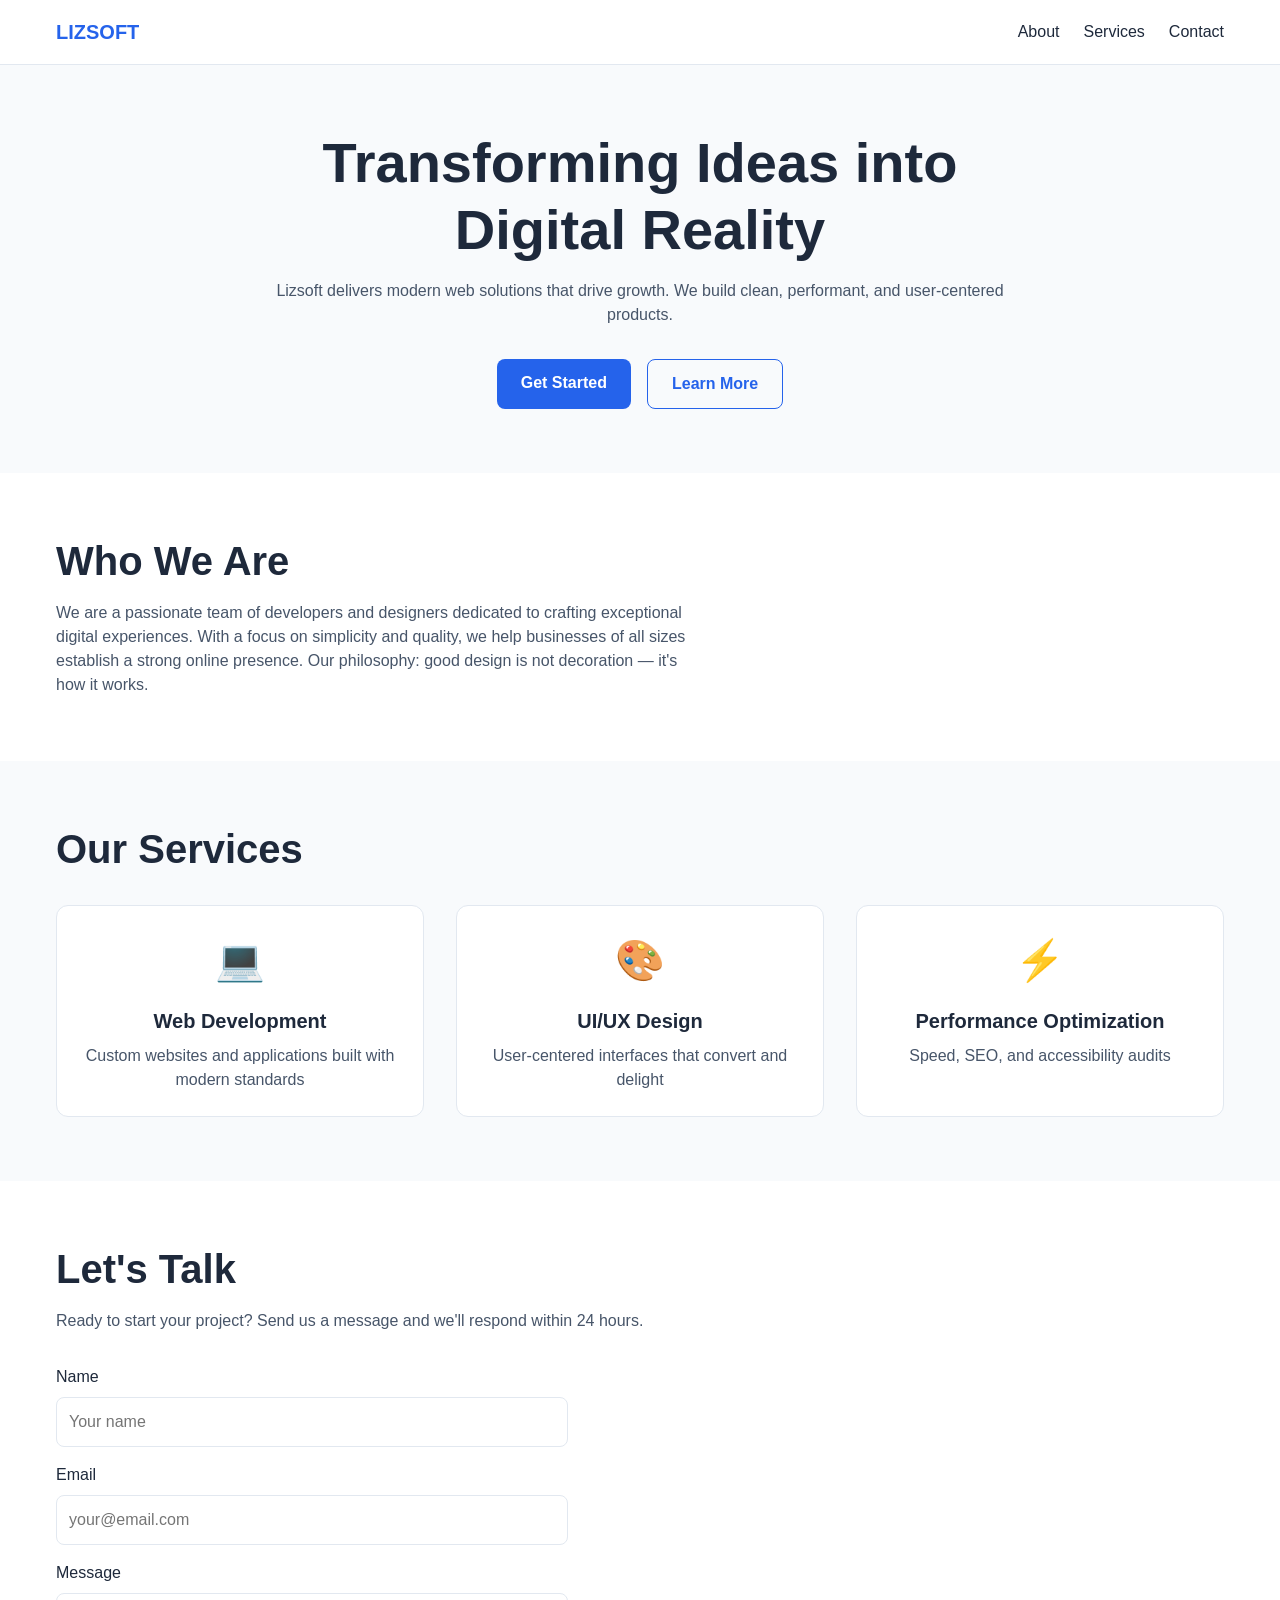
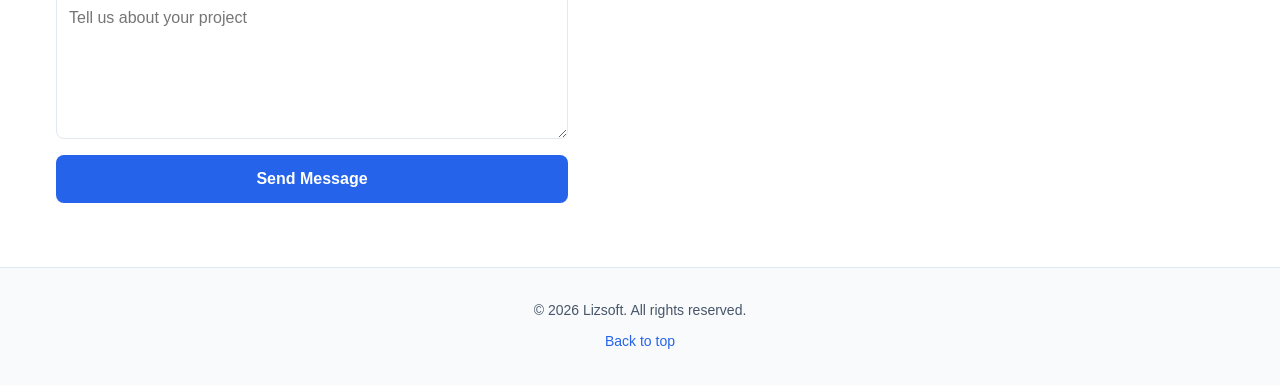
<file: index.html>
<!DOCTYPE html>
<html lang="en">
<head>
  <meta charset="UTF-8" />
  <meta name="viewport" content="width=device-width, initial-scale=1.0" />
  <title>Lizsoft — Digital Solutions</title>
  <link rel="stylesheet" href="styles.css" />
</head>
<body>
  <header class="header">
    <div class="container header__inner">
      <a href="#" class="logo">LIZSOFT</a>
      <nav class="nav">
        <a href="#about" class="nav__link">About</a>
        <a href="#services" class="nav__link">Services</a>
        <a href="#contact" class="nav__link">Contact</a>
      </nav>
    </div>
  </header>

  <main>
    <section id="hero" class="section hero">
      <div class="container hero__inner">
        <h1 class="hero__title">Transforming Ideas into Digital Reality</h1>
        <p class="hero__subtitle">Lizsoft delivers modern web solutions that drive growth. We build clean, performant, and user-centered products.</p>
        <div class="hero__actions">
          <a href="#contact" class="btn btn--primary">Get Started</a>
          <a href="#about" class="btn btn--secondary">Learn More</a>
        </div>
      </div>
    </section>

    <section id="about" class="section about">
      <div class="container">
        <h2 class="section__heading">Who We Are</h2>
        <p class="section__text">We are a passionate team of developers and designers dedicated to crafting exceptional digital experiences. With a focus on simplicity and quality, we help businesses of all sizes establish a strong online presence. Our philosophy: good design is not decoration — it's how it works.</p>
      </div>
    </section>

    <section id="services" class="section services">
      <div class="container">
        <h2 class="section__heading">Our Services</h2>
        <div class="services__grid">
          <article class="service-card">
            <div class="service-card__icon">💻</div>
            <h3 class="service-card__title">Web Development</h3>
            <p class="service-card__desc">Custom websites and applications built with modern standards</p>
          </article>
          <article class="service-card">
            <div class="service-card__icon">🎨</div>
            <h3 class="service-card__title">UI/UX Design</h3>
            <p class="service-card__desc">User-centered interfaces that convert and delight</p>
          </article>
          <article class="service-card">
            <div class="service-card__icon">⚡</div>
            <h3 class="service-card__title">Performance Optimization</h3>
            <p class="service-card__desc">Speed, SEO, and accessibility audits</p>
          </article>
        </div>
      </div>
    </section>

    <section id="contact" class="section contact">
      <div class="container">
        <h2 class="section__heading">Let's Talk</h2>
        <p class="section__text">Ready to start your project? Send us a message and we'll respond within 24 hours.</p>
        <form class="contact__form" action="mailto:hello@lizsoft.com" method="POST" enctype="text/plain">
          <div class="form__group">
            <label for="name" class="form__label">Name</label>
            <input type="text" id="name" name="name" class="form__input" placeholder="Your name" required />
          </div>
          <div class="form__group">
            <label for="email" class="form__label">Email</label>
            <input type="email" id="email" name="email" class="form__input" placeholder="your@email.com" required />
          </div>
          <div class="form__group">
            <label for="message" class="form__label">Message</label>
            <textarea id="message" name="message" class="form__textarea" rows="5" placeholder="Tell us about your project" required></textarea>
          </div>
          <button type="submit" class="btn btn--primary">Send Message</button>
        </form>
      </div>
    </section>
  </main>

  <footer class="footer">
    <div class="container footer__inner">
      <p class="footer__copy">© 2026 Lizsoft. All rights reserved.</p>
      <div class="footer__links">
        <a href="#" class="footer__link">Back to top</a>
      </div>
    </div>
  </footer>

  <script src="script.js"></script>
</body>
</html>
</file>
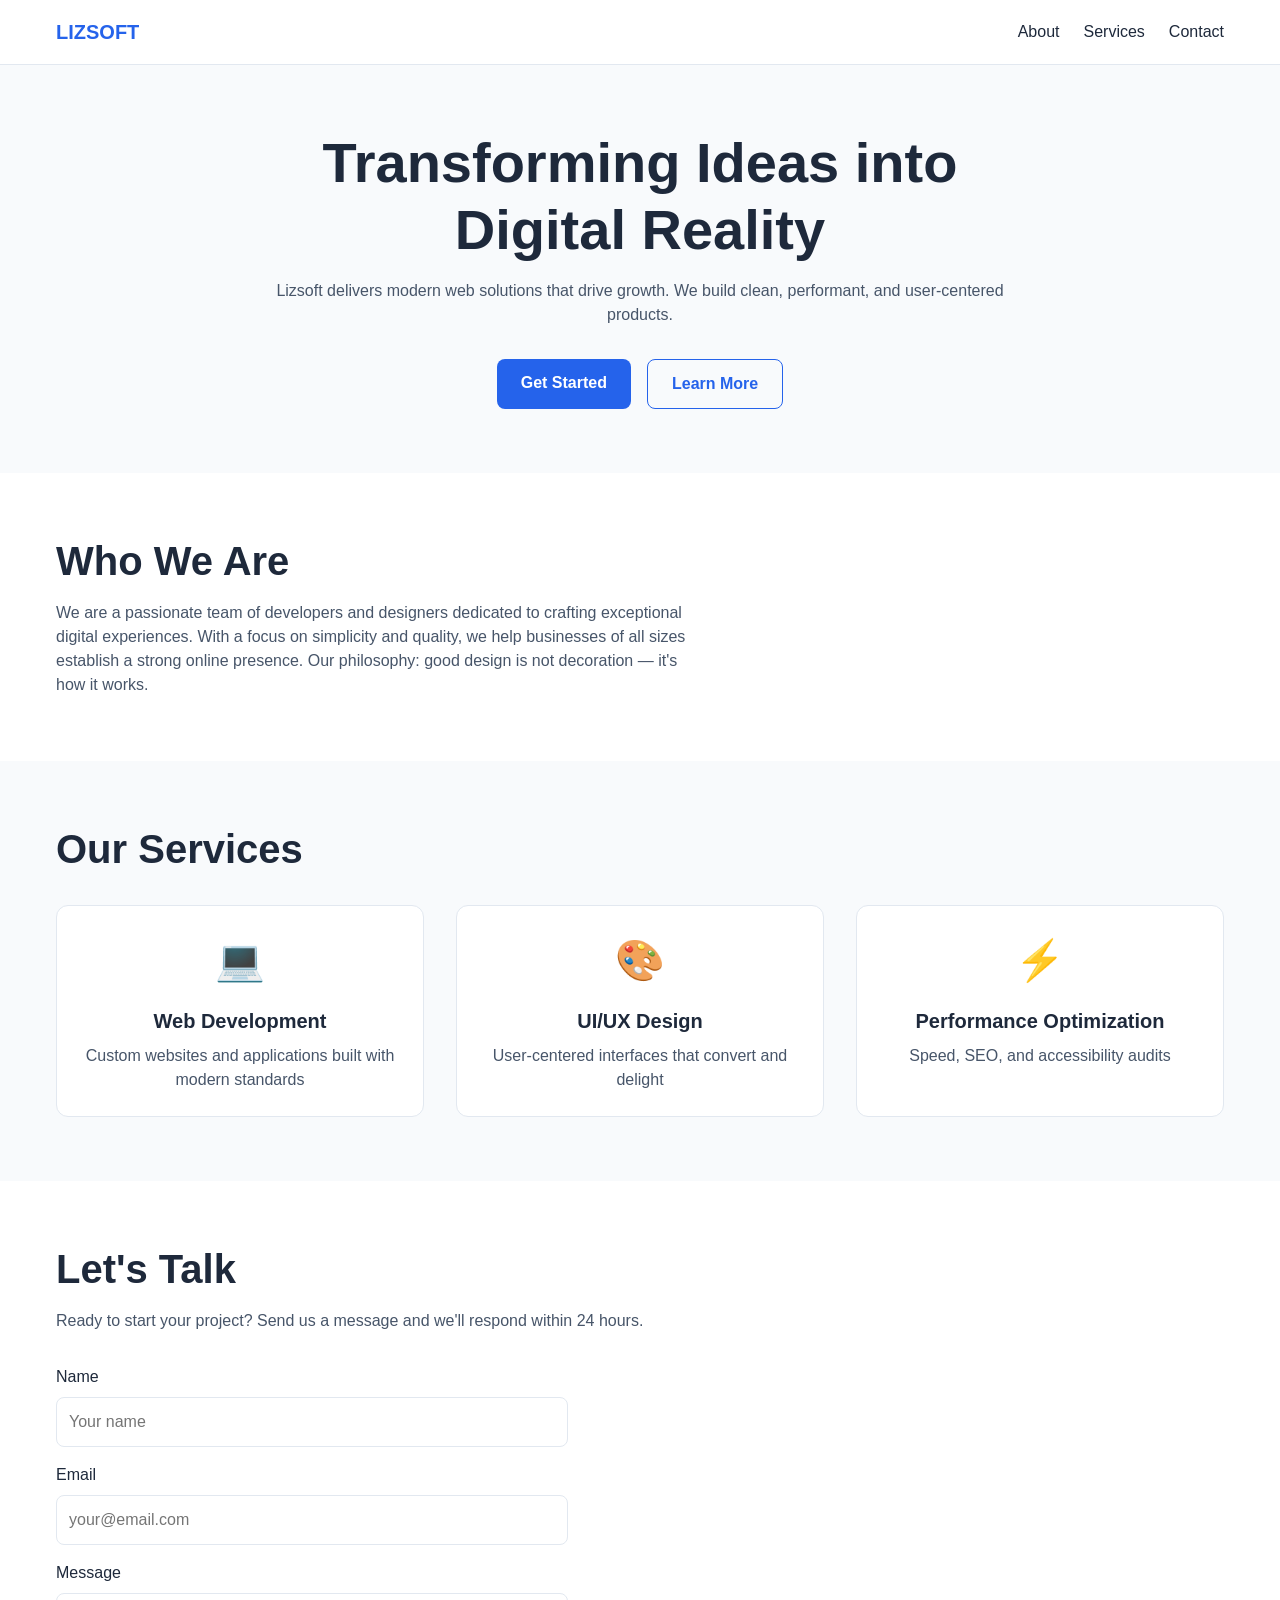
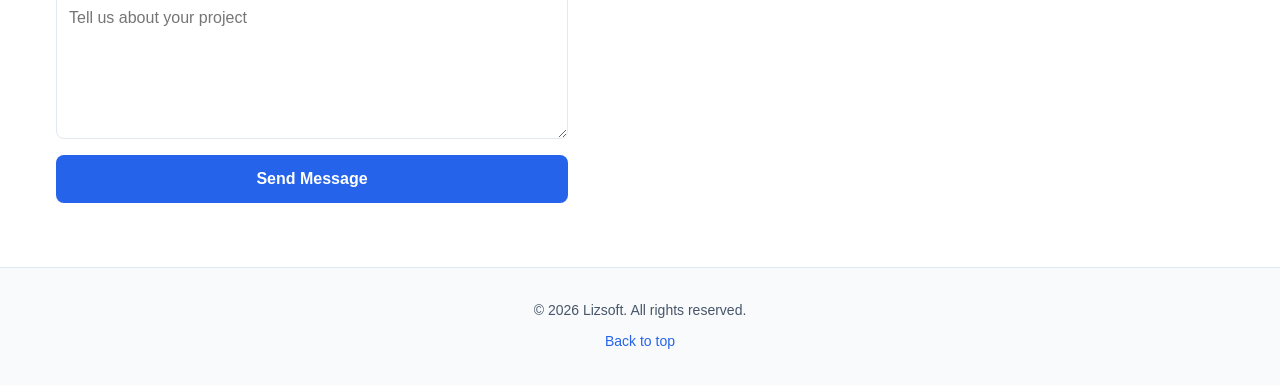
<file: docs/index.html>
<!DOCTYPE html>
<html lang="en">
<head>
  <meta charset="UTF-8" />
  <meta name="viewport" content="width=device-width, initial-scale=1.0" />
  <title>Lizsoft — Digital Solutions</title>
  <link rel="stylesheet" href="styles.css" />
</head>
<body>
  <header class="header">
    <div class="container header__inner">
      <a href="#" class="logo">LIZSOFT</a>
      <button class="nav__toggle" aria-label="Toggle navigation" aria-expanded="false">
        <span class="nav__toggle-icon"></span>
      </button>
      <nav class="nav" aria-label="Main navigation">
        <a href="#about" class="nav__link">About</a>
        <a href="#services" class="nav__link">Services</a>
        <a href="#contact" class="nav__link">Contact</a>
      </nav>
    </div>
  </header>

  <main>
    <section id="hero" class="section hero">
      <div class="container hero__inner">
        <h1 class="hero__title">Transforming Ideas into Digital Reality</h1>
        <p class="hero__subtitle">Lizsoft delivers modern web solutions that drive growth. We build clean, performant, and user-centered products.</p>
        <div class="hero__actions">
          <a href="#contact" class="btn btn--primary">Get Started</a>
          <a href="#about" class="btn btn--secondary">Learn More</a>
        </div>
      </div>
    </section>

    <section id="about" class="section about">
      <div class="container">
        <h2 class="section__heading">Who We Are</h2>
        <p class="section__text">We are a passionate team of developers and designers dedicated to crafting exceptional digital experiences. With a focus on simplicity and quality, we help businesses of all sizes establish a strong online presence. Our philosophy: good design is not decoration — it's how it works.</p>
      </div>
    </section>

    <section id="services" class="section services">
      <div class="container">
        <h2 class="section__heading">Our Services</h2>
        <div class="services__grid">
          <article class="service-card">
            <div class="service-card__icon">💻</div>
            <h3 class="service-card__title">Web Development</h3>
            <p class="service-card__desc">Custom websites and applications built with modern standards</p>
          </article>
          <article class="service-card">
            <div class="service-card__icon">🎨</div>
            <h3 class="service-card__title">UI/UX Design</h3>
            <p class="service-card__desc">User-centered interfaces that convert and delight</p>
          </article>
          <article class="service-card">
            <div class="service-card__icon">⚡</div>
            <h3 class="service-card__title">Performance Optimization</h3>
            <p class="service-card__desc">Speed, SEO, and accessibility audits</p>
          </article>
        </div>
      </div>
    </section>

    <section id="contact" class="section contact">
      <div class="container">
        <h2 class="section__heading">Let's Talk</h2>
        <p class="section__text">Ready to start your project? Send us a message and we'll respond within 24 hours.</p>
        <form class="contact__form" action="mailto:hello@lizsoft.com" method="POST" enctype="text/plain">
          <div class="form__group">
            <label for="name" class="form__label">Name</label>
            <input type="text" id="name" name="name" class="form__input" placeholder="Your name" required />
          </div>
          <div class="form__group">
            <label for="email" class="form__label">Email</label>
            <input type="email" id="email" name="email" class="form__input" placeholder="your@email.com" required />
          </div>
          <div class="form__group">
            <label for="message" class="form__label">Message</label>
            <textarea id="message" name="message" class="form__textarea" rows="5" placeholder="Tell us about your project" required></textarea>
          </div>
          <button type="submit" class="btn btn--primary">Send Message</button>
        </form>
      </div>
    </section>
  </main>

  <footer class="footer">
    <div class="container footer__inner">
      <p class="footer__copy">© 2026 Lizsoft. All rights reserved.</p>
      <div class="footer__links">
        <a href="#" class="footer__link">Back to top</a>
      </div>
    </div>
  </footer>

  <script src="script.js"></script>
</body>
</html>
</file>
<file: styles.css>
/* ===== CSS Custom Properties (Design Tokens) ===== */
:root {
  /* Colors */
  --color-primary: #2563EB;
  --color-primary-hover: #1D4ED8;
  --color-bg: #FFFFFF;
  --color-bg-alt: #F8FAFC;
  --color-text: #1E293B;
  --color-text-secondary: #475569;
  --color-border: #E2E8F0;
  --color-accent: #10B981;

  /* Typography */
  --font-family: -apple-system, BlinkMacSystemFont, "Segoe UI", Roboto, "Helvetica Neue", Arial, sans-serif;
  --font-size-h1-mobile: 2.25rem;
  --font-size-h1-desktop: 3.5rem;
  --font-size-h2-mobile: 1.75rem;
  --font-size-h2-desktop: 2.5rem;
  --font-size-h3-mobile: 1.25rem;
  --font-size-h3-desktop: 1.5rem;
  --font-size-body: 1rem;
  --font-size-small: 0.875rem;
  --line-height-body: 1.5;
  --line-height-heading: 1.2;

  /* Spacing */
  --spacing-section-mobile: 4rem;
  --spacing-section-desktop: 6rem;
  --spacing-container: 1rem;
  --container-max: 1200px;
}

/* ===== Reset & Base ===== */
*, *::before, *::after {
  box-sizing: border-box;
  margin: 0;
  padding: 0;
}

html {
  scroll-behavior: smooth;
}

body {
  font-family: var(--font-family);
  font-size: var(--font-size-body);
  line-height: var(--line-height-body);
  color: var(--color-text);
  background-color: var(--color-bg);
}

img, picture, video, canvas, svg {
  display: block;
  max-width: 100%;
}

input, button, textarea, select {
  font: inherit;
}

a {
  color: var(--color-primary);
  text-decoration: none;
}
a:hover {
  text-decoration: underline;
}

/* ===== Layout ===== */
.container {
  width: 100%;
  max-width: var(--container-max);
  margin: 0 auto;
  padding: 0 var(--spacing-container);
}

.section {
  padding: var(--spacing-section-mobile) 0;
}
.section__heading {
  font-size: var(--font-size-h2-mobile);
  font-weight: 600;
  line-height: var(--line-height-heading);
  margin-bottom: 1rem;
  color: var(--color-text);
}
.section__text {
  color: var(--color-text-secondary);
  max-width: 40rem;
}

/* ===== Header ===== */
.header {
  position: sticky;
  top: 0;
  background: var(--color-bg);
  border-bottom: 1px solid var(--color-border);
  z-index: 100;
}
.header__inner {
  display: flex;
  align-items: center;
  justify-content: space-between;
  height: 4rem;
}
.logo {
  font-weight: 700;
  color: var(--color-primary);
  font-size: 1.25rem;
}
.nav {
  display: flex;
  gap: 1.5rem;
}
.nav__link {
  color: var(--color-text);
  font-weight: 500;
}
.nav__link:hover {
  color: var(--color-primary);
}

/* ===== Hero ===== */
.hero {
  background-color: var(--color-bg-alt);
  text-align: center;
  padding: var(--spacing-section-mobile) 0;
}
.hero__inner {
  max-width: 48rem;
  margin: 0 auto;
}
.hero__title {
  font-size: var(--font-size-h1-mobile);
  font-weight: 700;
  line-height: var(--line-height-heading);
  margin-bottom: 1rem;
  color: var(--color-text);
}
.hero__subtitle {
  font-size: var(--font-size-body);
  color: var(--color-text-secondary);
  margin-bottom: 2rem;
}
.hero__actions {
  display: flex;
  gap: 1rem;
  justify-content: center;
  flex-wrap: wrap;
}

/* ===== Buttons ===== */
.btn {
  display: inline-block;
  padding: 0.75rem 1.5rem;
  border-radius: 0.5rem;
  font-weight: 600;
  text-align: center;
  cursor: pointer;
  transition: background-color 0.2s, transform 0.2s;
  border: none;
}
.btn--primary {
  background-color: var(--color-primary);
  color: white;
}
.btn--primary:hover {
  background-color: var(--color-primary-hover);
  transform: translateY(-1px);
  text-decoration: none;
}
.btn--secondary {
  background-color: transparent;
  color: var(--color-primary);
  border: 1px solid var(--color-primary);
}
.btn--secondary:hover {
  background-color: var(--color-bg-alt);
  transform: translateY(-1px);
  text-decoration: none;
}

/* ===== About ===== */
.about {
  background-color: var(--color-bg);
}

/* ===== Services ===== */
.services {
  background-color: var(--color-bg-alt);
}
.services__grid {
  display: grid;
  grid-template-columns: 1fr;
  gap: 2rem;
  margin-top: 2rem;
}
.service-card {
  background: var(--color-bg);
  border: 1px solid var(--color-border);
  border-radius: 0.75rem;
  padding: 1.5rem;
  text-align: center;
  transition: transform 0.2s, box-shadow 0.2s;
}
.service-card:hover {
  transform: translateY(-4px);
  box-shadow: 0 10px 15px -3px rgba(0, 0, 0, 0.1);
}
.service-card__icon {
  font-size: 2.5rem;
  margin-bottom: 1rem;
}
.service-card__title {
  font-size: var(--font-size-h3-mobile);
  font-weight: 600;
  margin-bottom: 0.5rem;
  color: var(--color-text);
}
.service-card__desc {
  color: var(--color-text-secondary);
  font-size: var(--font-size-body);
}

/* ===== Contact ===== */
.contact {
  background-color: var(--color-bg);
}
.contact__form {
  max-width: 32rem;
  margin-top: 2rem;
  display: flex;
  flex-direction: column;
  gap: 1rem;
}
.form__group {
  display: flex;
  flex-direction: column;
}
.form__label {
  margin-bottom: 0.5rem;
  font-weight: 500;
  color: var(--color-text);
}
.form__input,
.form__textarea {
  padding: 0.75rem;
  border: 1px solid var(--color-border);
  border-radius: 0.5rem;
  background: var(--color-bg);
  color: var(--color-text);
  transition: border-color 0.2s, box-shadow 0.2s;
}
.form__input:focus,
.form__textarea:focus {
  outline: none;
  border-color: var(--color-primary);
  box-shadow: 0 0 0 3px rgba(37, 99, 235, 0.1);
}

/* ===== Footer ===== */
.footer {
  background-color: var(--color-bg-alt);
  border-top: 1px solid var(--color-border);
  padding: 2rem 0;
  text-align: center;
}
.footer__copy {
  color: var(--color-text-secondary);
  font-size: var(--font-size-small);
}
.footer__links {
  margin-top: 0.5rem;
}
.footer__link {
  color: var(--color-primary);
  font-size: var(--font-size-small);
}

/* ===== Responsive Breakpoints ===== */
@media (min-width: 768px) {
  .services__grid {
    grid-template-columns: repeat(2, 1fr);
  }
  .section__heading {
    font-size: var(--font-size-h2-desktop);
  }
}
@media (min-width: 1024px) {
  .services__grid {
    grid-template-columns: repeat(3, 1fr);
  }
  .hero__title {
    font-size: var(--font-size-h1-desktop);
  }
  .section__heading {
    font-size: var(--font-size-h2-desktop);
  }
}

/* ===== Utility ===== */
.visually-hidden {
  position: absolute;
  width: 1px;
  height: 1px;
  padding: 0;
  margin: -1px;
  overflow: hidden;
  clip: rect(0, 0, 0, 0);
  white-space: nowrap;
  border: 0;
}
</file>
<file: docs/styles.css>
/* ===== CSS Custom Properties (Design Tokens) ===== */
:root {
  /* Colors */
  --color-primary: #2563EB;
  --color-primary-hover: #1D4ED8;
  --color-bg: #FFFFFF;
  --color-bg-alt: #F8FAFC;
  --color-text: #1E293B;
  --color-text-secondary: #475569;
  --color-border: #E2E8F0;
  --color-accent: #10B981;

  /* Typography */
  --font-family: -apple-system, BlinkMacSystemFont, "Segoe UI", Roboto, "Helvetica Neue", Arial, sans-serif;
  --font-size-h1-mobile: 2.25rem;
  --font-size-h1-desktop: 3.5rem;
  --font-size-h2-mobile: 1.75rem;
  --font-size-h2-desktop: 2.5rem;
  --font-size-h3-mobile: 1.25rem;
  --font-size-h3-desktop: 1.5rem;
  --font-size-body: 1rem;
  --font-size-small: 0.875rem;
  --line-height-body: 1.5;
  --line-height-heading: 1.2;

  /* Spacing */
  --spacing-section-mobile: 4rem;
  --spacing-section-desktop: 6rem;
  --spacing-container: 1rem;
  --container-max: 1200px;
}

/* ===== Reset & Base ===== */
*, *::before, *::after {
  box-sizing: border-box;
  margin: 0;
  padding: 0;
}

html {
  scroll-behavior: smooth;
}

body {
  font-family: var(--font-family);
  font-size: var(--font-size-body);
  line-height: var(--line-height-body);
  color: var(--color-text);
  background-color: var(--color-bg);
}

img, picture, video, canvas, svg {
  display: block;
  max-width: 100%;
}

input, button, textarea, select {
  font: inherit;
}

a {
  color: var(--color-primary);
  text-decoration: none;
}
a:hover {
  text-decoration: underline;
}

/* ===== Layout ===== */
.container {
  width: 100%;
  max-width: var(--container-max);
  margin: 0 auto;
  padding: 0 var(--spacing-container);
}

.section {
  padding: var(--spacing-section-mobile) 0;
}
.section__heading {
  font-size: var(--font-size-h2-mobile);
  font-weight: 600;
  line-height: var(--line-height-heading);
  margin-bottom: 1rem;
  color: var(--color-text);
}
.section__text {
  color: var(--color-text-secondary);
  max-width: 40rem;
}

/* ===== Header ===== */
.header {
  position: sticky;
  top: 0;
  background: var(--color-bg);
  border-bottom: 1px solid var(--color-border);
  z-index: 100;
}
.header__inner {
  display: flex;
  align-items: center;
  justify-content: space-between;
  height: 4rem;
}
.logo {
  font-weight: 700;
  color: var(--color-primary);
  font-size: 1.25rem;
}
.nav {
  display: flex;
  gap: 1.5rem;
}
.nav__link {
  color: var(--color-text);
  font-weight: 500;
}
.nav__link:hover {
  color: var(--color-primary);
}

/* Mobile navigation toggle (hamburger) */
.nav__toggle {
  display: none;
  background: none;
  border: none;
  cursor: pointer;
  padding: 0.5rem;
  z-index: 101;
}
.nav__toggle-icon {
  display: block;
  width: 24px;
  height: 2px;
  background-color: var(--color-text);
  position: relative;
}
.nav__toggle-icon::before,
.nav__toggle-icon::after {
  content: '';
  position: absolute;
  width: 24px;
  height: 2px;
  background-color: var(--color-text);
  left: 0;
}
.nav__toggle-icon::before { top: -8px; }
.nav__toggle-icon::after { top: 8px; }

/* Mobile nav open state */
.nav--open {
  display: flex;
  flex-direction: column;
  position: fixed;
  top: 4rem;
  left: 0;
  right: 0;
  background: var(--color-bg);
  border-bottom: 1px solid var(--color-border);
  padding: 1rem;
  gap: 1rem;
  box-shadow: 0 4px 6px -1px rgba(0, 0, 0, 0.1);
}

/* Mobile breakpoint */
@media (max-width: 767px) {
  .nav {
    display: none;
    position: fixed;
    top: 4rem;
    left: 0;
    right: 0;
    background: var(--color-bg);
    border-bottom: 1px solid var(--color-border);
    flex-direction: column;
    padding: 1rem;
    gap: 1rem;
    z-index: 100;
  }
  .nav--open {
    display: flex;
  }
  .nav__toggle {
    display: block;
  }
}

/* ===== Hero ===== */
.hero {
  background-color: var(--color-bg-alt);
  text-align: center;
  padding: var(--spacing-section-mobile) 0;
}
.hero__inner {
  max-width: 48rem;
  margin: 0 auto;
}
.hero__title {
  font-size: var(--font-size-h1-mobile);
  font-weight: 700;
  line-height: var(--line-height-heading);
  margin-bottom: 1rem;
  color: var(--color-text);
}
.hero__subtitle {
  font-size: var(--font-size-body);
  color: var(--color-text-secondary);
  margin-bottom: 2rem;
}
.hero__actions {
  display: flex;
  gap: 1rem;
  justify-content: center;
  flex-wrap: wrap;
}

/* ===== Buttons ===== */
.btn {
  display: inline-block;
  padding: 0.75rem 1.5rem;
  border-radius: 0.5rem;
  font-weight: 600;
  text-align: center;
  cursor: pointer;
  transition: background-color 0.2s, transform 0.2s;
  border: none;
}
.btn--primary {
  background-color: var(--color-primary);
  color: white;
}
.btn--primary:hover {
  background-color: var(--color-primary-hover);
  transform: translateY(-1px);
  text-decoration: none;
}
.btn--secondary {
  background-color: transparent;
  color: var(--color-primary);
  border: 1px solid var(--color-primary);
}
.btn--secondary:hover {
  background-color: var(--color-bg-alt);
  transform: translateY(-1px);
  text-decoration: none;
}

/* ===== About ===== */
.about {
  background-color: var(--color-bg);
}

/* ===== Services ===== */
.services {
  background-color: var(--color-bg-alt);
}
.services__grid {
  display: grid;
  grid-template-columns: 1fr;
  gap: 2rem;
  margin-top: 2rem;
}
.service-card {
  background: var(--color-bg);
  border: 1px solid var(--color-border);
  border-radius: 0.75rem;
  padding: 1.5rem;
  text-align: center;
  transition: transform 0.2s, box-shadow 0.2s;
}
.service-card:hover {
  transform: translateY(-4px);
  box-shadow: 0 10px 15px -3px rgba(0, 0, 0, 0.1);
}
.service-card__icon {
  font-size: 2.5rem;
  margin-bottom: 1rem;
}
.service-card__title {
  font-size: var(--font-size-h3-mobile);
  font-weight: 600;
  margin-bottom: 0.5rem;
  color: var(--color-text);
}
.service-card__desc {
  color: var(--color-text-secondary);
  font-size: var(--font-size-body);
}

/* ===== Contact ===== */
.contact {
  background-color: var(--color-bg);
}
.contact__form {
  max-width: 32rem;
  margin-top: 2rem;
  display: flex;
  flex-direction: column;
  gap: 1rem;
}
.form__group {
  display: flex;
  flex-direction: column;
}
.form__label {
  margin-bottom: 0.5rem;
  font-weight: 500;
  color: var(--color-text);
}
.form__input,
.form__textarea {
  padding: 0.75rem;
  border: 1px solid var(--color-border);
  border-radius: 0.5rem;
  background: var(--color-bg);
  color: var(--color-text);
  transition: border-color 0.2s, box-shadow 0.2s;
}
.form__input:focus,
.form__textarea:focus {
  outline: none;
  border-color: var(--color-primary);
  box-shadow: 0 0 0 3px rgba(37, 99, 235, 0.1);
}

/* ===== Footer ===== */
.footer {
  background-color: var(--color-bg-alt);
  border-top: 1px solid var(--color-border);
  padding: 2rem 0;
  text-align: center;
}
.footer__copy {
  color: var(--color-text-secondary);
  font-size: var(--font-size-small);
}
.footer__links {
  margin-top: 0.5rem;
}
.footer__link {
  color: var(--color-primary);
  font-size: var(--font-size-small);
}

/* ===== Responsive Breakpoints ===== */
@media (min-width: 768px) {
  .services__grid {
    grid-template-columns: repeat(2, 1fr);
  }
  .section__heading {
    font-size: var(--font-size-h2-desktop);
  }
}
@media (min-width: 1024px) {
  .services__grid {
    grid-template-columns: repeat(3, 1fr);
  }
  .hero__title {
    font-size: var(--font-size-h1-desktop);
  }
  .section__heading {
    font-size: var(--font-size-h2-desktop);
  }
}

/* ===== Utility ===== */
.visually-hidden {
  position: absolute;
  width: 1px;
  height: 1px;
  padding: 0;
  margin: -1px;
  overflow: hidden;
  clip: rect(0, 0, 0, 0);
  white-space: nowrap;
  border: 0;
}
</file>
